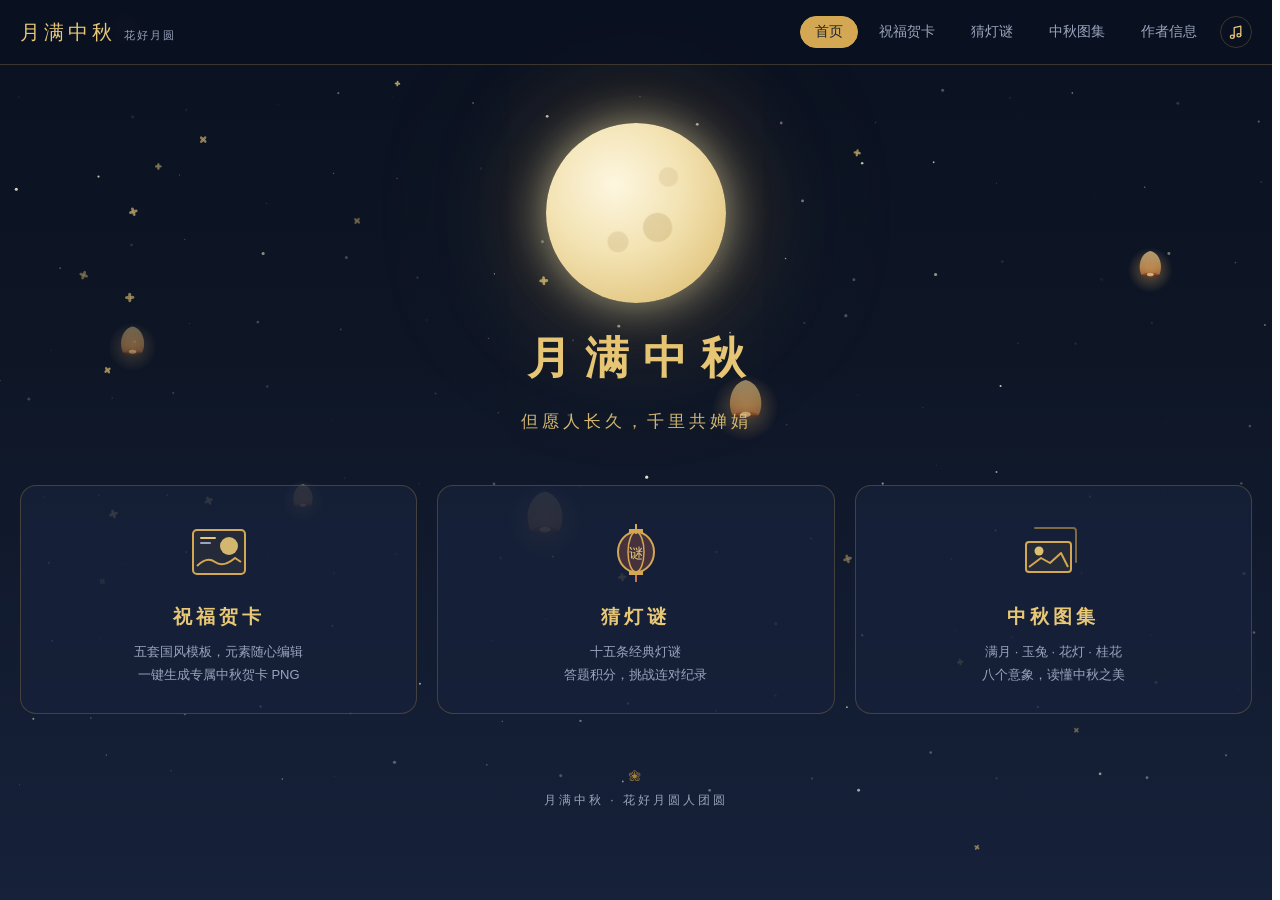
<file: index.html>
<!DOCTYPE html>
<html lang="zh-CN" data-page-node-id="j8eFAW3IHjDHjfotE6BeFP">
<head data-page-node-id="Hmis3vuNcE1bd3HUzEyCOe">
<meta charset="UTF-8" data-page-node-id="pCtXVQHDhdZIJXYkbXwkJA">
<meta name="viewport" content="width=device-width, initial-scale=1.0" data-page-node-id="tLlDvpDpunjJrs2x9HkjZE">
<title>月满中秋 · 首页</title>
<link rel="stylesheet" href="css/style.css?v=20260926-13" data-page-node-id="2xSQq0orC7kI9KuEJpBJjD">
<link rel="icon" href="assets/ico/favicon.ico?v=20260926-13" sizes="16x16 32x32 48x48">
<script src="js/bgm-boot.js?v=20260926-13"></script>
</head>
<body data-page-node-id="ViqwNFPLx4Zu09eUde3rIk">

<header class="site-header" data-page-node-id="dDHEzf1DcXCWVYiSCf1u1p">
  <div class="inner" data-page-node-id="f4y52obfFeFTPnwGokEtXD">
    <a class="brand" href="index.html?v=20260926-13" data-page-node-id="P3hCck4K0gO9OpH4c7iev5">月满中秋<small data-page-node-id="plk4XuqSKxr8Smyu2BgCct">花好月圆</small></a>
    <nav class="nav" data-page-node-id="tjCCRDLR31pedd6Ep4ExBG">
      <a href="index.html?v=20260926-13" class="active" data-page-node-id="9LtbQTEElTqSWlnL9jlgwu">首页</a>
      <a href="blessing.html?v=20260926-13" data-page-node-id="SC3z8pDZSUdwaqwyJiAyot">祝福贺卡</a>
      <a href="lantern.html?v=20260926-13" data-page-node-id="XEl5L51pQj7uXyvrIqWWPf">猜灯谜</a>
      <a href="gallery.html?v=20260926-13" data-page-node-id="4PBvFaTV4erEHBlwSgtvNc">中秋图集</a>
      <a href="author.html?v=20260926-13">作者信息</a>
    </nav>
  </div>
</header>

<main class="page" data-page-node-id="6qHOWtYOVQSYItMNeFrlew">

  <section class="hero" data-page-node-id="uunmk0FcCXA3aEHRZ0a2e3">
    <div class="hero-moon" data-page-node-id="dqBnxc8iFTo8g9Bms9aW92"></div>
    <h1 data-page-node-id="4yAzvAvszeFeevDRcPUCuN">月满中秋</h1>
    <p class="verse" data-page-node-id="g9GnkMjxyY3IY2wsXxMkdH">但愿人长久，千里共婵娟</p>
  </section>

  <section class="entry-grid" data-page-node-id="prMelXmUpFQgoXcYzKAJB7">

    <a class="entry-card" href="blessing.html?v=20260926-13" data-page-node-id="sWEmuDFgZOWqnA7dRC7GDy">
      <svg class="icon" viewBox="0 0 72 72" fill="none" data-page-node-id="VISURcrjYkZH2UgSaY5dAY">
        <rect x="10" y="14" width="52" height="44" rx="4" stroke="#d4a853" stroke-width="2" fill="rgba(212,168,83,0.08)" data-page-node-id="ugMCOhomLfpEdwq62P78lc"/>
        <circle cx="46" cy="30" r="9" fill="#e8c877" opacity="0.9" data-page-node-id="PKa4CVz8cyYMK9HfIDkWVy"/>
        <path d="M14 50 Q24 40 32 46 T52 42 L58 46" stroke="#d4a853" stroke-width="2" fill="none" data-page-node-id="cyMqh9hwnMG8DJ1sYtpsem"/>
        <path d="M18 22 h14" stroke="#e8c877" stroke-width="2" stroke-linecap="round" data-page-node-id="D9mnG8c9MDuIKafdCjRMF4"/>
        <path d="M18 27 h9" stroke="#9aa5bd" stroke-width="2" stroke-linecap="round" data-page-node-id="igjZI5nwwhpbsnmFb7QxbL"/>
      </svg>
      <h3 data-page-node-id="8ivrWCA3GfEWRW79APSDPK">祝福贺卡</h3>
      <p data-page-node-id="mGwEIfOe5pOAWIDjAchKbe">五套国风模板，元素随心编辑<br data-page-node-id="M9Xa5tnexFIHEnOtpKn5PN">一键生成专属中秋贺卡 PNG</p>
    </a>

    <a class="entry-card" href="lantern.html?v=20260926-13" data-page-node-id="9SxjU2H3xzQNFE28nwD8SA">
      <svg class="icon" viewBox="0 0 72 72" fill="none" data-page-node-id="TspxM6DJAOcxVh5dAhBz2L">
        <line x1="36" y1="8" x2="36" y2="18" stroke="#d4a853" stroke-width="2" data-page-node-id="QbD1ABcx7WSkuMOvw9vEu1"/>
        <ellipse cx="36" cy="36" rx="18" ry="20" fill="rgba(212,110,80,0.25)" stroke="#d4a853" stroke-width="2" data-page-node-id="EokL2W237WvW6TGRCtuKiS"/>
        <ellipse cx="36" cy="36" rx="8" ry="20" stroke="#d4a853" stroke-width="1.5" fill="none" data-page-node-id="SkgJtffQVKYNIuAo0pUC26"/>
        <rect x="29" y="13" width="14" height="4" fill="#d4a853" data-page-node-id="W5ENlqBgPfNBATA0eTXAlH"/>
        <rect x="29" y="55" width="14" height="4" fill="#d4a853" data-page-node-id="158MYA0S6luO1bS5TQgR3f"/>
        <line x1="36" y1="59" x2="36" y2="66" stroke="#d46e50" stroke-width="2" data-page-node-id="8E6anj6qDc2NNb2ZfmlktK"/>
        <text x="36" y="42" text-anchor="middle" font-size="14" fill="#e8c877" font-family="Georgia,serif" data-page-node-id="XAAIJ8Gr1GjY0icE61ZVND">谜</text>
      </svg>
      <h3 data-page-node-id="MAvH6UMELpipKMwB2j572X">猜灯谜</h3>
      <p data-page-node-id="rQr6rhiKNkUlK5LuTkrqGm">十五条经典灯谜<br data-page-node-id="0ENm0njW78nyCyGQfrpd0x">答题积分，挑战连对纪录</p>
    </a>

    <a class="entry-card" href="gallery.html?v=20260926-13" data-page-node-id="dSQvRFqOCdAQl2hir04HKt">
      <svg class="icon" viewBox="0 0 72 72" fill="none" data-page-node-id="AlPFEsa9fxPIPcXCMN7PLq">
        <path d="M18 12 H56 a3 3 0 0 1 3 3 V46" stroke="#d4a853" stroke-width="2" opacity="0.55" fill="none" stroke-linecap="round"/>
        <rect x="9" y="26" width="45" height="30" rx="3" fill="rgba(212,168,83,0.08)" stroke="#d4a853" stroke-width="2"/>
        <circle cx="22" cy="35" r="4.5" fill="#e8c877" opacity="0.95"/>
        <path d="M12 51 L24 42 L33 47 L44 37 L51 51" stroke="#d4a853" stroke-width="2" fill="none" stroke-linejoin="round"/>
      </svg>
      <h3 data-page-node-id="eWu659EaY0s52OVu4D8HKb">中秋图集</h3>
      <p data-page-node-id="6EjwKu1zqovETo1HDb5UqK">满月 · 玉兔 · 花灯 · 桂花<br data-page-node-id="mJMoedVB1cr2tBbMQX8K2L">八个意象，读懂中秋之美</p>
    </a>

  </section>

  <p class="footer" data-page-node-id="rdvDLB1HkxAeqHbV6OEIIR">月满中秋 · 花好月圆人团圆</p>

</main>

<script src="js/common.js?v=20260926-13"></script>
</body>
</html>
</file>
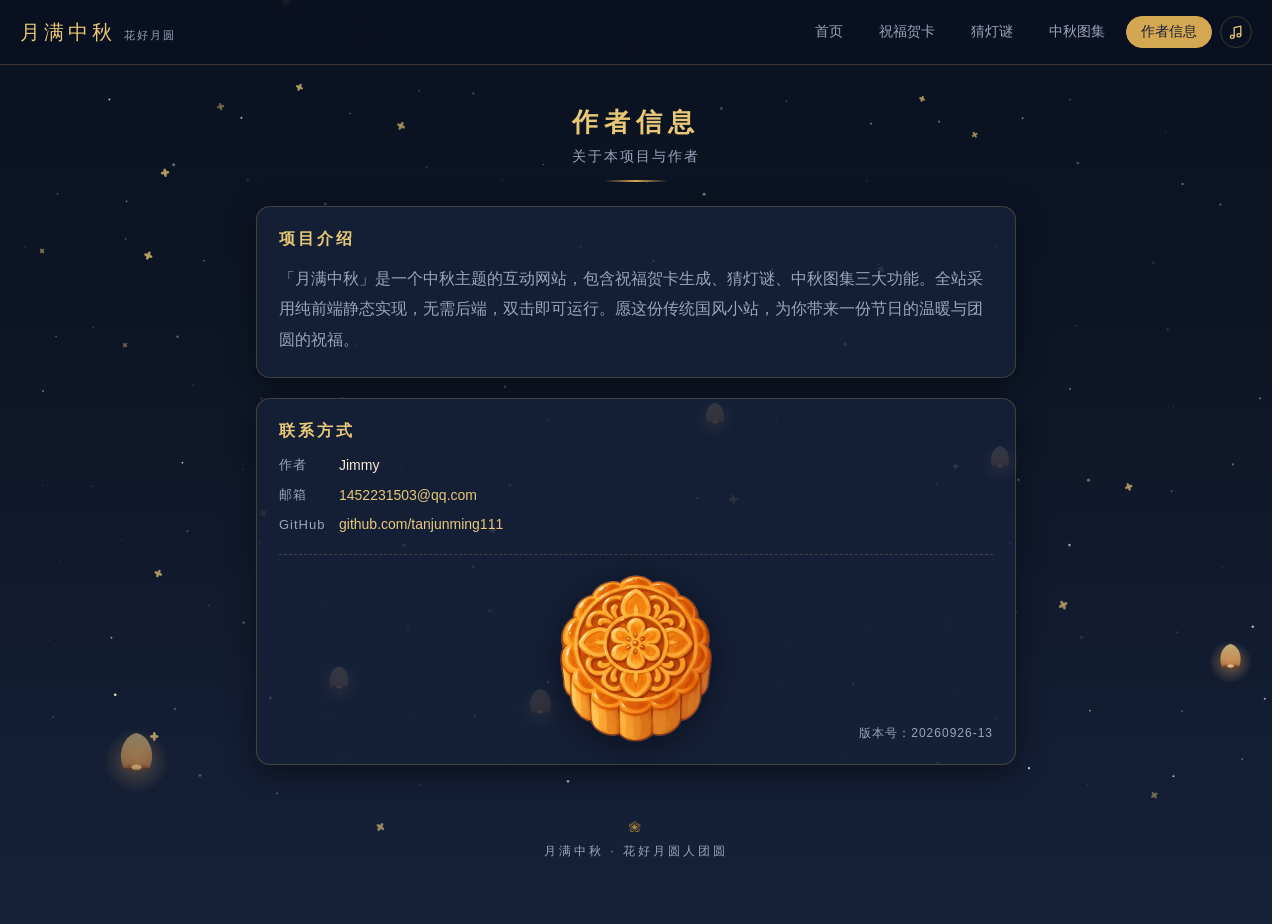
<file: author.html>
<!DOCTYPE html>
<html lang="zh-CN" data-page-node-id="T9tYrtr8VI8lDETCEAcI3D">
<head data-page-node-id="niPOloZri7JjBgZUuWhZis">
<meta charset="UTF-8" data-page-node-id="AzjHFTHZbBW0v6MkAA01Wq">
<meta name="viewport" content="width=device-width, initial-scale=1.0" data-page-node-id="O2vAcpOZkvlVAy5VznTDHW">
<title>作者信息 · 月满中秋</title>
<link rel="stylesheet" href="css/style.css?v=20260926-13" data-page-node-id="82IkPW65BGy0mOARU2FUTi">
<link rel="icon" href="assets/ico/favicon.ico?v=20260926-13" sizes="16x16 32x32 48x48">
<script src="js/bgm-boot.js?v=20260926-13"></script>
</head>
<body data-page-node-id="LRm99XBrcWnognXluHk4dx">

<header class="site-header" data-page-node-id="gzvGQze3sg1g1bQkFFHFF9">
  <div class="inner" data-page-node-id="jmoCfBlbZcI9HNzMBvwbg8">
    <a class="brand" href="index.html?v=20260926-13" data-page-node-id="bgVHcaht8fM399Y1GNfCCn">月满中秋<small data-page-node-id="Hdxm9RYx9xSADDgMZtyuKC">花好月圆</small></a>
    <nav class="nav" data-page-node-id="jWmEf2IXzFTQpRoGIFsbeK">
      <a href="index.html?v=20260926-13" data-page-node-id="0l6g5Qg3Wf0Hc90BRc56g2">首页</a>
      <a href="blessing.html?v=20260926-13" data-page-node-id="BtpunGa9WT5jELtFUlHft7">祝福贺卡</a>
      <a href="lantern.html?v=20260926-13" data-page-node-id="lfCApVTjt68yFjfPgYf2ZL">猜灯谜</a>
      <a href="gallery.html?v=20260926-13" data-page-node-id="r0o8wEVQKGwgrmwaziwFc6">中秋图集</a>
      <a href="author.html?v=20260926-13" class="active" data-page-node-id="HtKEBq5ESJufC5dSI6DUwa">作者信息</a>
    </nav>
  </div>
</header>

<main class="page" data-page-node-id="lvyD93cfxFOFLDJCDOyn9P">

  <div class="section-title" data-page-node-id="Br5LkY4MLdoM0XTWWAsM3s">
    <h2 data-page-node-id="rZJgBOXaJkOl38viBkRVjF">作者信息</h2>
    <p data-page-node-id="GppxZ79XLKjC6PVT5SWEUh">关于本项目与作者</p>
  </div>

  <div class="author-wrap" data-page-node-id="Xj6BOAGNfAt33xtNEbWur3">

    <div class="panel author-card" data-page-node-id="oz6n1V0DF8oDO9lAL9LC1E">
      <h3 data-page-node-id="iC5UOAqjhxfFUogpYmJE0b">项目介绍</h3>
      <p class="muted" style="line-height:1.9" data-page-node-id="T32fXqH2QGQuZPEHTFHwmQ">「月满中秋」是一个中秋主题的互动网站，包含祝福贺卡生成、猜灯谜、中秋图集三大功能。全站采用纯前端静态实现，无需后端，双击即可运行。愿这份传统国风小站，为你带来一份节日的温暖与团圆的祝福。</p>
    </div>

    <div class="panel author-card" data-page-node-id="PyU6yG8tbLaw7Su3Gvavp3">
      <h3 data-page-node-id="a369d4BEkWNpViKRlVEAuI">联系方式</h3>
      <p class="author-line" data-page-node-id="fnCz4H0DtLIvxpUo5bhJY1"><span class="author-label" data-page-node-id="LscfzALsmx3rzMIHGnZV7G">作者</span><span data-page-node-id="yJ4UNzmBctz5QrWwO1qPqp">Jimmy</span></p>
      <p class="author-line" data-page-node-id="1MS77051XbWDCDtPLmONqd"><span class="author-label" data-page-node-id="G3IEaPsBdZMP9DD7pIyg1W">邮箱</span><a href="mailto:1452231503@qq.com" data-page-node-id="NNR6WDqKzLIlDW0YgqZsGb">1452231503@qq.com</a></p>
      <p class="author-line" data-page-node-id="lT4GsMAg2E9BRtfYxUlpF1"><span class="author-label" data-page-node-id="ziOtvlnCAo1VitE52iFBhC">GitHub</span><a href="https://github.com/tanjunming111" target="_blank" rel="noopener" data-page-node-id="ajcrxRDGNUDnBYSnXTwz7F">github.com/tanjunming111</a></p>

      <!-- 动画风格月饼图案（来自 assets/picture/mooncake-cut.png，已去除白色背景）
           右下角标出版本号（右对齐到卡片右边缘），便于核对线上是否为最新部署 -->
      <div class="mooncake-art" data-page-node-id="NVlCGZeNnSTEYb0jZGZlkY">
        <img src="assets/picture/mooncake-cut.png?v=20260926-13" alt="" aria-hidden="true" data-page-node-id="U6vKrszElNMqnL0pedxgHn">
        <span class="site-version" data-site-version>版本号：20260926-13</span>
      </div>
    </div>

  </div>

  <p class="footer" data-page-node-id="cqeQGpXU3Ss9bBtyHW1Nfn">月满中秋 · 花好月圆人团圆</p>

</main>

<script src="js/common.js?v=20260926-13"></script>
</body>
</html>
</file>
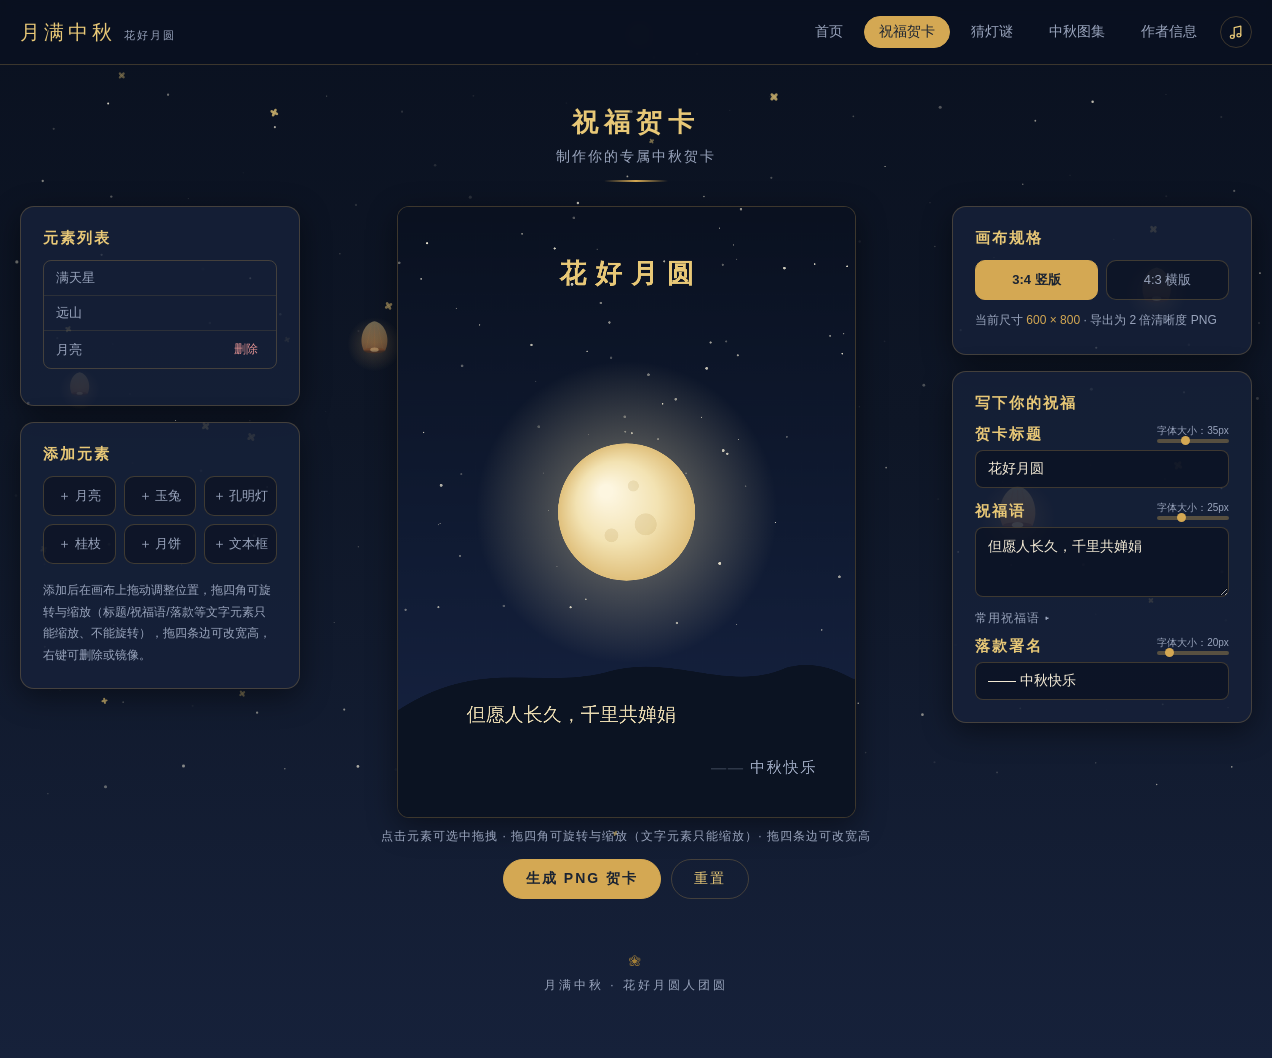
<file: blessing.html>
<!DOCTYPE html>
<html lang="zh-CN" data-page-node-id="3h88JChfhMQ4BBlVQsgGD7">
<head data-page-node-id="hC2g83YVe4f9oVetXScjHq">
<meta charset="UTF-8" data-page-node-id="I1jeVkH3c58Dd7ChlEeKBA">
<meta name="viewport" content="width=device-width, initial-scale=1.0" data-page-node-id="azUtUPHYSvwx0g4Bx9Elmp">
<title>祝福贺卡 · 月满中秋</title>
<link rel="stylesheet" href="css/style.css?v=20260926-13" data-page-node-id="HXGr5exn2I2HJHhvOwn9tv">
<link rel="icon" href="assets/ico/favicon.ico?v=20260926-13" sizes="16x16 32x32 48x48">
<script src="js/bgm-boot.js?v=20260926-13"></script>
</head>
<body data-page-node-id="fwTvQyLOcHiBCGN8ZJMib7">

<header class="site-header" data-page-node-id="cWn8gryHdjN5ICfnqNrjtU">
  <div class="inner" data-page-node-id="WfTb4FA1QJ2M6Qp4VBDrdS">
    <a class="brand" href="index.html?v=20260926-13" data-page-node-id="7HB7x5L3mMI5zqnwT5funx">月满中秋<small data-page-node-id="tzfncKfIS5E1bWy6CThJpB">花好月圆</small></a>
    <nav class="nav" data-page-node-id="HAxA39lN75kYOeNzad1kJG">
      <a href="index.html?v=20260926-13" data-page-node-id="xNr85wbgGMrLszSkWuv9QU">首页</a>
      <a href="blessing.html?v=20260926-13" class="active" data-page-node-id="enMK6mc20kqT5oTDZLnfcl">祝福贺卡</a>
      <a href="lantern.html?v=20260926-13" data-page-node-id="owxgJz0sPrzJJUA9YdGWDG">猜灯谜</a>
      <a href="gallery.html?v=20260926-13" data-page-node-id="NRwuJUZaxLyGvKFhUR6h2L">中秋图集</a>
      <a href="author.html?v=20260926-13">作者信息</a>
    </nav>
  </div>
</header>

<main class="page" data-page-node-id="n6T2UnS4RnEXE8f61sTfCb">

  <div class="section-title" data-page-node-id="6gSyEfYBofrrnmZUwGAbpt">
    <h2 data-page-node-id="l3BJxfabhfbDDLAAEqD7UE">祝福贺卡</h2>
    <p>制作你的专属中秋贺卡</p>
  </div>

  <div class="editor-wrap" data-page-node-id="oehZJIZCIiaGdIJxs5khfj">

    <!-- 左列：元素列表 + 添加元素 -->
    <div>
      <div class="panel" style="margin-bottom:16px" data-page-node-id="6Ophfh1h68rZH68XqbLIOs">
        <h3 style="font-size:15px;margin-bottom:12px;letter-spacing:2px;" data-page-node-id="HE4Dj6zZkLorVSB7qKaTAW">元素列表</h3>
        <div class="el-list" id="elList" data-page-node-id="2Apq7jK0TLtbkNMpaVT2jd"></div>
      </div>

      <div class="panel" style="margin-bottom:16px" data-page-node-id="R1boH6XQDbV4QpmszAqWfT">
        <h3 style="font-size:15px;margin-bottom:12px;letter-spacing:2px;" data-page-node-id="hyCfvis9Y9CLcPZMArSEY7">添加元素</h3>
        <div class="tpl-bar" id="paletteBar" data-page-node-id="a527nfTWmaHx4Nvp3rGlOM">
          <button class="tpl-btn" data-add="moon" data-page-node-id="2qbQy2tcTW3y8FaGI3DYHO">＋ 月亮</button>
          <button class="tpl-btn" data-add="rabbit" data-page-node-id="8EvlL7ws7TGDrsJBBJg6C3">＋ 玉兔</button>
          <button class="tpl-btn" data-add="skylantern" data-page-node-id="kMxI1fSwwoR2izFWWlNuVS">＋ 孔明灯</button>
          <button class="tpl-btn" data-add="branch" data-page-node-id="s8aycGCTdPISJehA7WPjBW">＋ 桂枝</button>
          <button class="tpl-btn" data-add="mooncake" data-page-node-id="Q2oBawKFo7ImixZ2dfjcLE">＋ 月饼</button>
          <button class="tpl-btn" data-add="textbox">＋ 文本框</button>
        </div>
        <p class="muted" style="font-size:12px;line-height:1.8;margin-top:4px" data-page-node-id="G6IzfKLuhK66lfPoAQXg9G">添加后在画布上拖动调整位置，拖四角可旋转与缩放（标题/祝福语/落款等文字元素只能缩放、不能旋转），拖四条边可改宽高，右键可删除或镜像。</p>
      </div>
    </div>

    <!-- 中列：画布 -->
    <div class="editor-col-canvas">
      <div class="canvas-box" data-page-node-id="IsvnmoY8W8IM85Rh5Y0IxH">
        <canvas id="cardCanvas" data-page-node-id="2Qs44dt7Dra04XbfSatOld"></canvas>
        <p class="canvas-tip" data-page-node-id="KQEk3slA5QG7GMunCK8R6Y">点击元素可选中拖拽 · 拖四角可旋转与缩放（文字元素只能缩放）· 拖四条边可改宽高</p>
        <div class="canvas-actions" data-page-node-id="rTbrrk3XRnH0beoVNsfEBc">
          <button class="btn btn-gold" id="btnExport" data-page-node-id="tcMSGHgs1MRJOIzgfChxLD">生成 PNG 贺卡</button>
          <button class="btn" id="btnReset" data-page-node-id="Nl96H7T3zo7BuHjG3Lq3bM">重置</button>
        </div>
      </div>
    </div>

    <!-- 右列：画布规格 + 写下祝福 -->
    <div data-page-node-id="oUgoXfhqhgBpQ40lnuxXg4">

      <div class="panel" style="margin-bottom:16px" data-page-node-id="C70QFonuhjSGNGd8YCtbW5">
        <h3 style="font-size:15px;margin-bottom:12px;letter-spacing:2px;" data-page-node-id="hdUomFESDWuCGoD9CnBHnn">画布规格</h3>
        <div class="tpl-bar" id="ratioBar" style="margin-bottom:10px" data-page-node-id="OVRcmQ8wcCAmXHNQdzwjfq">
          <button class="tpl-btn active" data-ratio="3:4" data-page-node-id="WrdcL1OfSy6lXR3uPFEKM9">3:4 竖版</button>
          <button class="tpl-btn" data-ratio="4:3" data-page-node-id="ZFD7BmTH93TnMPHxkVoG0n">4:3 横版</button>
        </div>
        <p class="muted" style="font-size:12px;line-height:1.8;margin:0">当前尺寸 <span id="sizeVal" style="color:var(--gold)">600 × 800</span> · 导出为 2 倍清晰度 PNG</p>
      </div>

      <div class="panel" style="margin-bottom:16px" data-page-node-id="4TFFVS2c6Hnc09QbL5uqaV">
        <h3 style="font-size:15px;margin-bottom:12px;letter-spacing:2px;" data-page-node-id="71wiNin3gcF3onEK2xnlge">写下你的祝福</h3>
        <label class="field" data-page-node-id="0mmI7VRRKRctBMgFlow9UX">
          <div class="field-head"><span class="field-label" data-page-node-id="cddjoTP0TKAUa94SdQTiNm">贺卡标题</span>
            <span class="size-ctrl">
              <span class="size-val" id="quickTitleSizeVal">字体大小：35px</span>
              <input type="range" id="quickTitleSize" min="12" max="72" step="1" title="标题字体大小">
            </span>
          </div>
          <input type="text" id="quickTitle" placeholder="如：花好月圆" data-page-node-id="zFCUDH1DYfV6KNfcB36MS2">
        </label>
        <label class="field" style="margin-bottom:10px" data-page-node-id="bGfGXTu1m5ScUUdpTnCUs3">
          <div class="field-head"><span class="field-label" data-page-node-id="toMVVnw0Gk7ZvCkxGEgmq2">祝福语</span>
            <span class="size-ctrl">
              <span class="size-val" id="quickBlessSizeVal">字体大小：25px</span>
              <input type="range" id="quickBlessSize" min="14" max="48" step="1" title="祝福语字体大小">
            </span>
          </div>
          <textarea id="quickBless" rows="3" placeholder="写下想对TA说的话"></textarea>
        </label>
        <div id="presetToggle" style="cursor:pointer;user-select:none;font-size:12px;color:var(--muted);margin-bottom:10px;letter-spacing:1px" data-page-node-id="vCGPHuiANGpqMc7wUmIth0">常用祝福语 <span id="presetArrow" data-page-node-id="zSHjDms5Dq9h5FfRWXpwX4">▸</span></div>
        <div class="preset-list" id="quickPreset" style="display:none;margin-bottom:12px" data-page-node-id="SkEG5XzGdwIavpkvOhGdYy"></div>
        <label class="field" style="margin-bottom:0" data-page-node-id="h1j6mwwJfPQq7mbRqXpZUI">
          <div class="field-head"><span class="field-label" data-page-node-id="TmJiMYqmUFYweJIJ4uWu8h">落款署名</span>
            <span class="size-ctrl">
              <span class="size-val" id="quickSignSizeVal">字体大小：20px</span>
              <input type="range" id="quickSignSize" min="12" max="72" step="1" title="落款字体大小">
            </span>
          </div>
          <input type="text" id="quickSign" placeholder="如：—— 你的名字" data-page-node-id="NtfOfdPGrsCUsMwATCerPS">
        </label>
      </div>

    </div>

  </div>

  <p class="footer" data-page-node-id="kcrP8dHnoQGellfc8tXXJN">月满中秋 · 花好月圆人团圆</p>

</main>

<script src="js/data.js?v=20260926-13"></script>
<script src="js/rabbit-data.js?v=20260926-13"></script>
<script src="js/mooncake-data.js?v=20260926-13"></script>
<script src="js/common.js?v=20260926-13"></script>
<script src="js/blessing.js?v=20260926-13"></script>
</body>
</html>
</file>
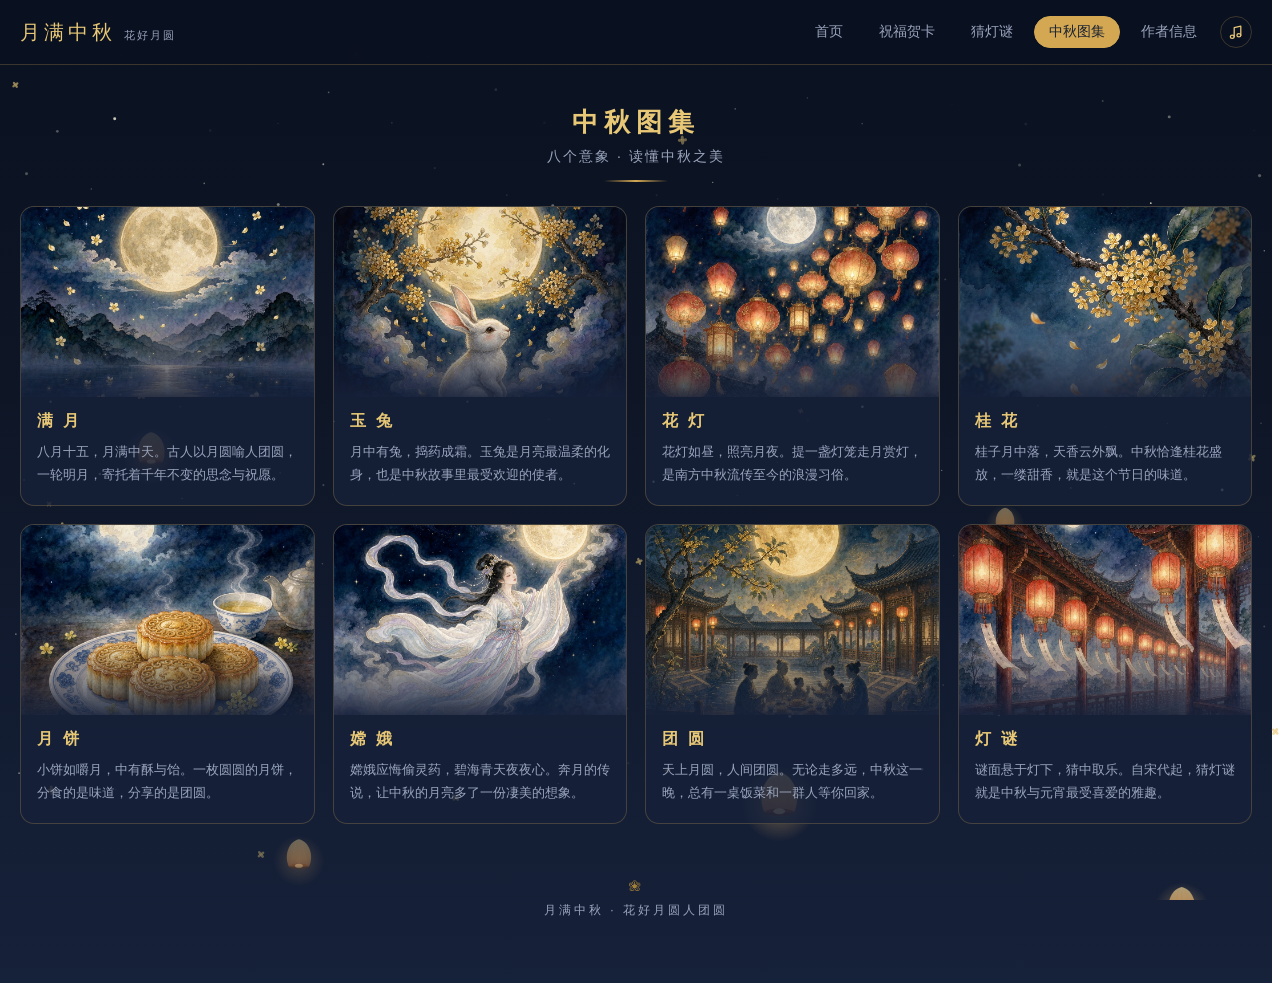
<file: gallery.html>
<!DOCTYPE html>
<html lang="zh-CN" data-page-node-id="VBDZHNT4xHUoQH2baJSMII">
<head data-page-node-id="E4aNCG3jUJaYwGbjxxr697">
<meta charset="UTF-8" data-page-node-id="9kcZJBNCOemmENWC9VQKaY">
<meta name="viewport" content="width=device-width, initial-scale=1.0" data-page-node-id="OL2eSpvQiv7ExjwV7acaSg">
<title>中秋图集 · 月满中秋</title>
<link rel="stylesheet" href="css/style.css?v=20260926-13" data-page-node-id="Hjal9lkHlDV8O3srXODUf5">
<link rel="icon" href="assets/ico/favicon.ico?v=20260926-13" sizes="16x16 32x32 48x48">
<script src="js/bgm-boot.js?v=20260926-13"></script>
</head>
<body data-page-node-id="DsPd6NrD3NEwMiHgtzKtEq">

<header class="site-header" data-page-node-id="63l7O0dwKGOvx5V7qFoStt">
  <div class="inner" data-page-node-id="12yhFPB6IaiaRxfEAyPU0C">
    <a class="brand" href="index.html?v=20260926-13" data-page-node-id="mPiTSAfFdLoHOhitXZPsyk">月满中秋<small data-page-node-id="NBvzn5q73pdFpaEDgPbQbJ">花好月圆</small></a>
    <nav class="nav" data-page-node-id="ERDn7iKiKC5oFQYEGehuPA">
      <a href="index.html?v=20260926-13" data-page-node-id="o2ABvreEWgI3Cf9oq5Ynsp">首页</a>
      <a href="blessing.html?v=20260926-13" data-page-node-id="pdCD93DPKWi2Nk7NADeRka">祝福贺卡</a>
      <a href="lantern.html?v=20260926-13" data-page-node-id="Meb1oBnxMBrkGAh4e8Xhet">猜灯谜</a>
      <a href="gallery.html?v=20260926-13" class="active" data-page-node-id="pIQODpgBDOUyWUGUrMDwC3">中秋图集</a>
      <a href="author.html?v=20260926-13">作者信息</a>
    </nav>
  </div>
</header>

<main class="page" data-page-node-id="rCQTPWpfgopDmSY5G0pDre">

  <div class="section-title" data-page-node-id="y1VnhWa4zXRFkIuHPdgsHQ">
    <h2 data-page-node-id="xsP3LwUNC4j0vebEiVqrPH">中秋图集</h2>
    <p data-page-node-id="QO955rX9eI0EqSYJ2CwbSx">八个意象 · 读懂中秋之美</p>
  </div>

  <div class="gallery-grid" data-page-node-id="9qDHSx6KeErkwwTdllGxRE">

    <div class="g-card" data-page-node-id="xrnoCMEvAe2gXOCQUg8VXQ">
      <div class="art" data-page-node-id="qdhZLVoWjdp58itQ61KS2B"><img src="assets/gallery/moon.webp?v=20260926-13" alt="满月" loading="lazy" data-page-node-id="IV1hHeDPNXdDERj5ouBi4G"></div>
      <div class="txt" data-page-node-id="vzSd2BJDkxCGL0D5f9eAAn">
        <h3 data-page-node-id="F3doIR2eANhCZtPxBUwovy">满 月</h3>
        <p data-page-node-id="BUC7XQE9sDDGU4eoBXlumQ">八月十五，月满中天。古人以月圆喻人团圆，一轮明月，寄托着千年不变的思念与祝愿。</p>
      </div>
    </div>

    <div class="g-card" data-page-node-id="YNgFC1crjEcDHAfFCHkhKN">
      <div class="art" data-page-node-id="EuxXOXSnmzT2TlfS1eLZGp"><img src="assets/gallery/rabbit.webp?v=20260926-13" alt="玉兔" loading="lazy" data-page-node-id="uXXLXyE3JZiFUThy9K61Sa"></div>
      <div class="txt" data-page-node-id="nlGnZzb2BYt083u5CDOO1h">
        <h3 data-page-node-id="YGFfyWemyrcaplHLTwDXKE">玉 兔</h3>
        <p data-page-node-id="pJJKQDJGO4xD4o7yzrzOCW">月中有兔，捣药成霜。玉兔是月亮最温柔的化身，也是中秋故事里最受欢迎的使者。</p>
      </div>
    </div>

    <div class="g-card" data-page-node-id="4xWW6M5W6O64BhEzS4IQIm">
      <div class="art" data-page-node-id="fKElFoIAcWwfo5UucOGnIe"><img src="assets/gallery/lantern.webp?v=20260926-13" alt="花灯" loading="lazy" data-page-node-id="oX9NyzxvSUl0imiCSvkFHG"></div>
      <div class="txt" data-page-node-id="OuhlcsqfctNJuMOt1c3yLE">
        <h3 data-page-node-id="qQWcFRGTIEhJUk7y9RKmVj">花 灯</h3>
        <p data-page-node-id="UzhxshLLikhNUOg8kPmCXR">花灯如昼，照亮月夜。提一盏灯笼走月赏灯，是南方中秋流传至今的浪漫习俗。</p>
      </div>
    </div>

    <div class="g-card" data-page-node-id="z57geEw7j9ycWIZRYs09qW">
      <div class="art" data-page-node-id="DwVRbNK7LFmIMcuZ0QRNCc"><img src="assets/gallery/osmanthus.webp?v=20260926-13" alt="桂花" loading="lazy" data-page-node-id="sVbqmTcoGxyTrcGVFNDMs0"></div>
      <div class="txt" data-page-node-id="bqXR5JlvRogIoFc8hjIX24">
        <h3 data-page-node-id="ornq4v19haxlfpUGodVYQ3">桂 花</h3>
        <p data-page-node-id="dLSGDCDY0O74TJEnz4QYG5">桂子月中落，天香云外飘。中秋恰逢桂花盛放，一缕甜香，就是这个节日的味道。</p>
      </div>
    </div>

    <div class="g-card" data-page-node-id="j2Kqo5DcFg4XRqQqbK7eA7">
      <div class="art" data-page-node-id="TIJXPWAPKTehIVcJLIL2mz"><img src="assets/gallery/mooncake.webp?v=20260926-13" alt="月饼" loading="lazy" data-page-node-id="I0lI25LzaGVAIOyfi38QDE"></div>
      <div class="txt" data-page-node-id="TB4nqXWuJLeMRTsni1bmth">
        <h3 data-page-node-id="OQC6AbWe7qRCRY4XEcB8du">月 饼</h3>
        <p data-page-node-id="SQpdFFUfPRvwBnpQbAww3p">小饼如嚼月，中有酥与饴。一枚圆圆的月饼，分食的是味道，分享的是团圆。</p>
      </div>
    </div>

    <div class="g-card" data-page-node-id="hBdrih2zuq50MGO4602YsU">
      <div class="art" data-page-node-id="MHCrtXrjmCsXfa2OZlKtHa"><img src="assets/gallery/change.webp?v=20260926-13" alt="嫦娥" loading="lazy" data-page-node-id="18uMk4emWqO5ps14aE9qsE"></div>
      <div class="txt" data-page-node-id="STenfdtZ1B4XStbsAUjygy">
        <h3 data-page-node-id="4Wc3uCTb5q597DtUlzYacQ">嫦 娥</h3>
        <p data-page-node-id="Vp7mkARU4AgWSnYbz6Yxgj">嫦娥应悔偷灵药，碧海青天夜夜心。奔月的传说，让中秋的月亮多了一份凄美的想象。</p>
      </div>
    </div>

    <div class="g-card" data-page-node-id="UwI7zq74Qju7qcRdKVYDne">
      <div class="art" data-page-node-id="eDzdASHCH0NvamO3FxUKSc"><img src="assets/gallery/reunion.webp?v=20260926-13" alt="团圆" loading="lazy" data-page-node-id="eSMHZdj8plSdZuFibKDPC8"></div>
      <div class="txt" data-page-node-id="58mJV6Hs3RncXXHUmRYFqz">
        <h3 data-page-node-id="oB1Say4VJPmRf4DolWCb5A">团 圆</h3>
        <p data-page-node-id="tEfab7eFmm8OUduvQjPYzU">天上月圆，人间团圆。无论走多远，中秋这一晚，总有一桌饭菜和一群人等你回家。</p>
      </div>
    </div>

    <div class="g-card" data-page-node-id="djV5d8lH1QVBBWMbKb4fUJ">
      <div class="art" data-page-node-id="KYQ6a2beGvWqYA3FjwVck7"><img src="assets/gallery/riddle.webp?v=20260926-13" alt="灯谜" loading="lazy" data-page-node-id="LIPGpfGe6d8bRvPxhkB2nT"></div>
      <div class="txt" data-page-node-id="8quhiXfxNgPFGtEAzyyei3">
        <h3 data-page-node-id="cEFQdp8xuVsXu7UvPykbQm">灯 谜</h3>
        <p data-page-node-id="Nqoj9US8A59Mg2Irrx0fUk">谜面悬于灯下，猜中取乐。自宋代起，猜灯谜就是中秋与元宵最受喜爱的雅趣。</p>
      </div>
    </div>

  </div>

  <p class="footer" data-page-node-id="FCvHvBAYGL7jtq0JlXWyrE">月满中秋 · 花好月圆人团圆</p>

</main>

<script src="js/common.js?v=20260926-13"></script>
</body>
</html>
</file>
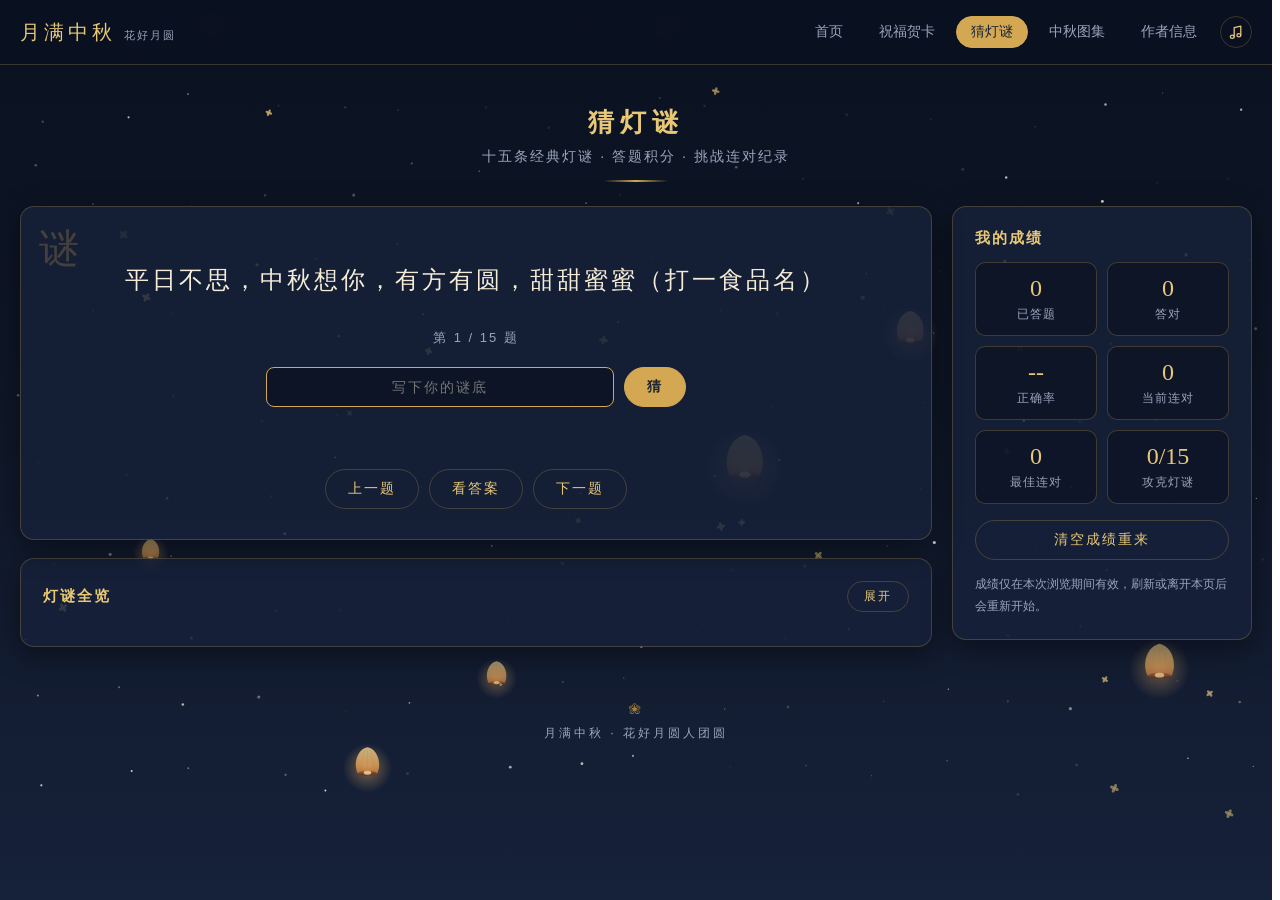
<file: lantern.html>
<!DOCTYPE html>
<html lang="zh-CN" data-page-node-id="0ZCLCa8EBSGep3DUduFP9m">
<head data-page-node-id="y7RusF6v63JTPIiNY8V0TK">
<meta charset="UTF-8" data-page-node-id="qAhwijYECdyXwqGX0kAWaS">
<meta name="viewport" content="width=device-width, initial-scale=1.0" data-page-node-id="n0hiWvgN3YIfoKsPA6fodG">
<title>猜灯谜 · 月满中秋</title>
<link rel="stylesheet" href="css/style.css?v=20260926-13" data-page-node-id="vBz3s2R0rVktGV6TU6vvCJ">
<link rel="icon" href="assets/ico/favicon.ico?v=20260926-13" sizes="16x16 32x32 48x48">
<script src="js/bgm-boot.js?v=20260926-13"></script>
</head>
<body data-page-node-id="KThS33scrHObKnieed8o2g">

<header class="site-header" data-page-node-id="g3vVFdwwWh0rScPOlYZwuX">
  <div class="inner" data-page-node-id="MhG7hT3XIxH8EEUTB4iBQH">
    <a class="brand" href="index.html?v=20260926-13" data-page-node-id="JuyO8p6JHImFnvKAiDigGA">月满中秋<small data-page-node-id="zUjcHPVq3yRbcxGlfAJOct">花好月圆</small></a>
    <nav class="nav" data-page-node-id="wVDUdLejC7jArl9jpTb06O">
      <a href="index.html?v=20260926-13" data-page-node-id="QSmatrjRMKLfoBNqIUxudb">首页</a>
      <a href="blessing.html?v=20260926-13" data-page-node-id="CjcrouZ5E0xO0UGhEt9coY">祝福贺卡</a>
      <a href="lantern.html?v=20260926-13" class="active" data-page-node-id="fesdgwUZ7q920wpazfoOMe">猜灯谜</a>
      <a href="gallery.html?v=20260926-13" data-page-node-id="Ufdeu4A8vA6CEEujUTj3N6">中秋图集</a>
      <a href="author.html?v=20260926-13">作者信息</a>
    </nav>
  </div>
</header>

<main class="page" data-page-node-id="WZxxWEdTVGmbAoAHmMbWlJ">

  <div class="section-title" data-page-node-id="6p4gs0Ff4Wa2OPyA7fJRyY">
    <h2 data-page-node-id="JMcEO7DYk51HJWoS2NibU7">猜灯谜</h2>
    <p data-page-node-id="TZlJptmHTsSESeq6AXHAHU">十五条经典灯谜 · 答题积分 · 挑战连对纪录</p>
  </div>

  <div class="lantern-layout" data-page-node-id="jcXanYGOAFALNdZEF8DYqf">

    <!-- 答题区 -->
    <div data-page-node-id="6AijiAhG27jn4I2UYlNkc1">
      <div class="panel riddle-card" data-page-node-id="uhWLg3pYNpffQx1ntKUQDs">
        <div class="riddle-q" id="riddleQ" data-page-node-id="iDC6CBHOtM1BsfnnzWeDKl">加载中……</div>
        <div class="riddle-meta" id="riddleMeta" data-page-node-id="iBRZEEdlCAihChDfSznyyL"></div>
        <div class="riddle-form" data-page-node-id="OLoUvX9V8jbHiUBvrQVryh">
          <input type="text" id="riddleInput" placeholder="写下你的谜底" autocomplete="off" data-page-node-id="0LAdHS0av2lYIA3oTJ6rGh">
          <button class="btn btn-gold" id="btnSubmit" data-page-node-id="LGnIU0nKnlAbQkckCKVYOk">猜</button>
        </div>
        <div class="riddle-feedback" id="riddleFeedback" data-page-node-id="O6E63BspuommzzuyY7hijF"></div>
        <div class="riddle-ops" data-page-node-id="2u5uVz5N5MnlCQt2uEkSWB">
          <button class="btn" id="btnPrev">上一题</button>
          <button class="btn" id="btnReveal" data-page-node-id="3oxU0vug8oWDKh8ET2uj0b">看答案</button>
          <button class="btn" id="btnNext" data-page-node-id="mq6ZJqWivXFMwLQBUzPWaj">下一题</button>
        </div>
      </div>

      <div class="panel" style="margin-top:18px" data-page-node-id="qmAMwBVWtcPGf7HKpzRUfH">
        <div style="display:flex;justify-content:space-between;align-items:center;margin-bottom:12px" data-page-node-id="HpyGW86k6g8IVh89woR3nD">
          <h3 style="font-size:15px;letter-spacing:2px;" data-page-node-id="OXyLtBenhE4H8hHz9DeUOW">灯谜全览</h3>
          <button class="btn" id="btnToggleAll" style="padding:6px 16px;font-size:12px" data-page-node-id="cpJz5m0MrJjlA9Tg4zfapE">展开</button>
        </div>
        <div class="riddle-all" id="riddleAll" style="display:none" data-page-node-id="u1UNT4fphHhfJv3i8ZR6Lz"></div>
      </div>
    </div>

    <!-- 成绩区 -->
    <div class="panel" data-page-node-id="hDTNpTrsmsgNESAYRp3k9V">
      <h3 style="font-size:15px;margin-bottom:14px;letter-spacing:2px;" data-page-node-id="JgMRztUXO2F48QLfxNOOcW">我的成绩</h3>
      <div class="stat-grid" data-page-node-id="yLxqsUgSbaaKarjq07i7RY">
        <div class="stat-cell" data-page-node-id="Bg6rHka3BNdkkQigtrIIXD"><div class="num" id="stAnswered" data-page-node-id="qXCfT7pTcpCTWKHQG1KpoI">0</div><div class="lbl" data-page-node-id="qCRZoGN2npVU8MmUiJEt0r">已答题</div></div>
        <div class="stat-cell" data-page-node-id="0371LLaLWmETP4U2ZC0uX4"><div class="num" id="stCorrect" data-page-node-id="GWLPzPSaSaFPTk680gs6yu">0</div><div class="lbl" data-page-node-id="uugpGAoNEnRSt7SXeGmEWM">答对</div></div>
        <div class="stat-cell" data-page-node-id="ajGC0dMoMu6ubFocsR0YUN"><div class="num" id="stRate" data-page-node-id="Bu31oWLO9frK6LQlUSdtKF">--</div><div class="lbl" data-page-node-id="ymZujbUslYgAaPGPPnKmyC">正确率</div></div>
        <div class="stat-cell" data-page-node-id="57XvfxHwnWmdqYODES1wjX"><div class="num" id="stStreak" data-page-node-id="2bypUfz7YH8KxzaRO9TrYp">0</div><div class="lbl" data-page-node-id="GMBYJx9QGjaYR5cVLTrk7f">当前连对</div></div>
        <div class="stat-cell" data-page-node-id="Jag0cJVty3uHuJZFdZdKwC"><div class="num" id="stBest" data-page-node-id="fE16Hz0nqYw3eyW9ybqCAd">0</div><div class="lbl" data-page-node-id="pVkYyTqHA0sNDLy1khYrlq">最佳连对</div></div>
        <div class="stat-cell" data-page-node-id="x7m0vMaj8QlNESU6Jx9chK"><div class="num" id="stProgress" data-page-node-id="DyC8iW4JihE4kDZY04m62v">0/25</div><div class="lbl" data-page-node-id="mJcqCdEX1xo53KCOcfaGPM">攻克灯谜</div></div>
      </div>
      <button class="btn" id="btnResetStat" style="width:100%" data-page-node-id="bBCl6ieiVAlyFIo2whgZuZ">清空成绩重来</button>
      <p class="muted" style="font-size:12px;margin-top:14px;line-height:1.8" data-page-node-id="uQKfr5yEGiwLWP76h3cgcU">
        成绩仅在本次浏览期间有效，刷新或离开本页后会重新开始。
      </p>
    </div>

  </div>

  <p class="footer" data-page-node-id="Jc1slIUsrw1EDpLkm52WHb">月满中秋 · 花好月圆人团圆</p>

</main>

<script src="js/data.js?v=20260926-13"></script>
<script src="js/common.js?v=20260926-13"></script>
<script src="js/lantern.js?v=20260926-13"></script>
</body>
</html>
</file>
<file: css/style.css>
/* ========== 中秋 · 传统国风共享样式 ========== */
:root {
  --bg: #0e1626;
  --bg-2: #16213a;
  --bg-3: #1d2a47;
  --gold: #d4a853;
  --gold-2: #e8c877;
  --gold-dim: #a37f38;
  --ink: #f5ecd7;
  --muted: #9aa5bd;
  --line: rgba(212, 168, 83, 0.25);
  --panel: rgba(22, 33, 58, 0.82);
  --shadow: 0 8px 30px rgba(0, 0, 0, 0.45);
  --serif: Georgia, "STZhongsong", "SimSun", serif;
}

* { margin: 0; padding: 0; box-sizing: border-box; }

html { scrollbar-gutter: stable; overflow-y: scroll; }

html, body { min-height: 100%; }

body {
  background: linear-gradient(180deg, #0a1120 0%, var(--bg) 40%, var(--bg-2) 100%);
  color: var(--ink);
  font-family: "Microsoft YaHei", "PingFang SC", sans-serif;
  overflow-x: hidden;
}

/* 背景动画画布 */
#sky {
  position: fixed;
  inset: 0;
  width: 100%;
  height: 100%;
  z-index: 0;
  pointer-events: none;
}

.page {
  position: relative;
  z-index: 1;
  max-width: 1280px;
  margin: 0 auto;
  padding: 0 20px 64px;
}

/* ---------- 顶部导航 ---------- */
.site-header {
  position: sticky;
  top: 0;
  z-index: 10;
  backdrop-filter: blur(8px);
  -webkit-backdrop-filter: blur(8px);
  background: rgba(10, 17, 32, 0.75);
  border-bottom: 1px solid var(--line);
}
.site-header .inner {
  max-width: 1280px;
  min-height: 64px;              /* 原来是 height:64px —— 改成 min-height，窄屏导航换行时页头跟着变高，
                                    否则挤在页头外的 BGM 按钮会盖住正文 */
  margin: 0 auto;
  padding: 8px 20px;
  display: flex;
  align-items: center;
  justify-content: space-between;
  gap: 12px;
  flex-wrap: wrap;
}
.brand {
  font-family: var(--serif);
  font-size: 20px;
  letter-spacing: 4px;
  color: var(--gold-2);
  text-decoration: none;
}
.brand small { font-size: 11px; color: var(--muted); letter-spacing: 2px; margin-left: 8px; }
.nav { display: flex; gap: 6px; flex-wrap: wrap; }
.nav a {
  color: var(--muted);
  text-decoration: none;
  font-size: 14px;
  padding: 6px 14px;
  border-radius: 999px;
  border: 1px solid transparent;
  transition: color 0.2s, border-color 0.2s;
}
.nav a:hover { color: var(--gold-2); border-color: var(--line); }
.nav a.active { color: #1a2332; background: var(--gold); border-color: var(--gold); }

/* ---------- 通用组件 ---------- */
.panel {
  background: var(--panel);
  border: 1px solid var(--line);
  border-radius: 14px;
  padding: 22px;
  box-shadow: var(--shadow);
}

h1, h2, h3 { font-family: var(--serif); color: var(--gold-2); font-weight: 600; }

.section-title {
  text-align: center;
  margin: 40px 0 24px;
}
.section-title h2 { font-size: 26px; letter-spacing: 6px; }
.section-title p { color: var(--muted); margin-top: 8px; font-size: 14px; letter-spacing: 2px; }
.section-title::after {
  content: "";
  display: block;
  width: 64px;
  height: 2px;
  margin: 14px auto 0;
  background: linear-gradient(90deg, transparent, var(--gold), transparent);
}

.btn {
  display: inline-block;
  border: 1px solid var(--line);
  background: transparent;
  color: var(--gold-2);
  padding: 10px 22px;
  border-radius: 999px;
  font-size: 14px;
  letter-spacing: 2px;
  cursor: pointer;
  transition: all 0.2s;
  text-decoration: none;
  font-family: inherit;
}
.btn:hover { border-color: var(--gold); box-shadow: 0 0 16px rgba(212, 168, 83, 0.25); }
.btn-gold { background: var(--gold); color: #1a2332; border-color: var(--gold); font-weight: 600; }
.btn-gold:hover { background: var(--gold-2); }
.btn:disabled { opacity: 0.45; cursor: not-allowed; box-shadow: none; }

input[type="text"], textarea, select {
  background: rgba(10, 17, 32, 0.7);
  border: 1px solid var(--line);
  border-radius: 8px;
  color: var(--ink);
  padding: 10px 12px;
  font-size: 14px;
  font-family: inherit;
  width: 100%;
  outline: none;
  transition: border-color 0.2s;
}
input[type="text"]:focus, textarea:focus, select:focus { border-color: var(--gold); }
input[type="number"] {
  background: rgba(10, 17, 32, 0.7);
  border: 1px solid var(--line);
  border-radius: 6px;
  color: var(--ink);
  padding: 6px 8px;
  width: 74px;
  font-family: inherit;
}
input[type="range"] { width: 100%; accent-color: var(--gold); }
input[type="color"] {
  width: 42px; height: 30px;
  border: 1px solid var(--line);
  border-radius: 6px;
  background: transparent;
  padding: 2px;
  cursor: pointer;
}
label.field { display: block; margin-bottom: 14px; font-size: 13px; color: var(--muted); }
label.field > span { display: block; margin-bottom: 6px; letter-spacing: 1px; }

.muted { color: var(--muted); }
.center { text-align: center; }

.footer {
  text-align: center;
  color: var(--muted);
  font-size: 12px;
  letter-spacing: 3px;
  margin-top: 56px;
}
.footer::before {
  content: "❀";
  display: block;
  color: var(--gold-dim);
  margin-bottom: 8px;
}

/* ---------- 首页 ---------- */
.hero { text-align: center; padding: 48px 0 8px; position: relative; }
.hero-moon {
  width: 180px;
  height: 180px;
  margin: 10px auto 26px;
  border-radius: 50%;
  background: radial-gradient(circle at 38% 34%, #fdf6e0 0%, #f3e3b3 42%, #e3c884 78%, #d8b96e 100%);
  box-shadow:
    0 0 40px rgba(243, 227, 179, 0.55),
    0 0 110px rgba(212, 168, 83, 0.35),
    0 0 200px rgba(212, 168, 83, 0.18);
  position: relative;
  animation: moonFloat 7s ease-in-out infinite;
}
.hero-moon::after {
  content: "";
  position: absolute;
  inset: 0;
  border-radius: 50%;
  background:
    radial-gradient(circle at 62% 58%, rgba(180, 150, 90, 0.28) 0 9%, transparent 10%),
    radial-gradient(circle at 40% 66%, rgba(180, 150, 90, 0.22) 0 6%, transparent 7%),
    radial-gradient(circle at 68% 30%, rgba(180, 150, 90, 0.18) 0 5%, transparent 6%);
}
@keyframes moonFloat {
  0%, 100% { transform: translateY(0); }
  50% { transform: translateY(-14px); }
}
.hero h1 { font-size: 44px; letter-spacing: 14px; text-indent: 14px; }
.hero .verse {
  margin-top: 22px;
  color: var(--gold-2);
  font-family: var(--serif);
  font-size: 17px;
  letter-spacing: 4px;
  opacity: 0.9;
}

.entry-grid {
  display: grid;
  grid-template-columns: repeat(3, 1fr);
  gap: 20px;
  margin-top: 44px;
}
.entry-card {
  display: block;
  text-decoration: none;
  background: var(--panel);
  border: 1px solid var(--line);
  border-radius: 16px;
  padding: 30px 22px 26px;
  text-align: center;
  transition: transform 0.25s, border-color 0.25s, box-shadow 0.25s;
}
.entry-card:hover {
  transform: translateY(-6px);
  border-color: var(--gold);
  box-shadow: 0 12px 34px rgba(212, 168, 83, 0.18);
}
.entry-card .icon { width: 72px; height: 72px; margin: 0 auto 16px; display: block; }
.entry-card h3 { font-size: 19px; letter-spacing: 4px; margin-bottom: 10px; }
.entry-card p { color: var(--muted); font-size: 13px; line-height: 1.8; }

/* ---------- 贺卡页 ---------- */
.editor-wrap {
  display: grid;
  grid-template-columns: 280px minmax(0, 1fr) 300px;
  gap: 20px;
  align-items: start;
}
.canvas-box { text-align: center; }
#cardCanvas {
  display: block;
  margin: 0 auto;
  width: auto;
  height: auto;
  max-width: 100%;
  max-height: 74vh;
  border-radius: 12px;
  border: 1px solid var(--line);
  box-shadow: var(--shadow);
  cursor: pointer;
  background: #0a1120;
  touch-action: none;
}
.canvas-tip { color: var(--muted); font-size: 12px; margin-top: 10px; letter-spacing: 1px; }
.canvas-actions { margin-top: 14px; display: flex; gap: 10px; justify-content: center; flex-wrap: wrap; }

.tpl-bar { display: flex; gap: 8px; flex-wrap: wrap; margin-bottom: 16px; }
.tpl-btn {
  flex: 1 1 30%;
  border: 1px solid var(--line);
  background: rgba(10, 17, 32, 0.6);
  color: var(--muted);
  border-radius: 10px;
  padding: 10px 6px;
  font-size: 13px;
  cursor: pointer;
  transition: all 0.2s;
  font-family: inherit;
}
.tpl-btn:hover { color: var(--gold-2); border-color: var(--gold); }
.tpl-btn.active { background: var(--gold); color: #1a2332; border-color: var(--gold); font-weight: 600; }

.el-list { max-height: 180px; overflow-y: auto; margin-bottom: 14px; border: 1px solid var(--line); border-radius: 8px; }
.el-item {
  padding: 8px 12px;
  font-size: 13px;
  color: var(--muted);
  cursor: pointer;
  border-bottom: 1px solid rgba(212, 168, 83, 0.12);
}
.el-item-row { display: flex; justify-content: space-between; align-items: center; }
.el-item-edit { display: flex; align-items: center; gap: 8px; margin-top: 6px; }
.el-item-edit input[type="text"] { flex: 1; min-width: 0; padding: 5px 8px; font-size: 12px; }
/* 元素列表里文本框的「字体大小」行：与「写下你的祝福」中的字号滑杆完全同规格 */
.el-item-size { display: flex; align-items: center; justify-content: space-between; gap: 8px; margin-top: 6px; }
.el-item-size input[type="range"] {
  width: 72px;
  height: 4px;
  -webkit-appearance: none;
  appearance: none;
  background: rgba(212, 168, 83, 0.35);
  border-radius: 2px;
  outline: none;
  cursor: pointer;
  margin: 0;
}
.el-item-size input[type="range"]::-webkit-slider-thumb {
  -webkit-appearance: none;
  appearance: none;
  width: 9px;
  height: 9px;
  border-radius: 50%;
  background: var(--gold);
  border: none;
  cursor: pointer;
}
.el-item-size input[type="range"]::-moz-range-thumb {
  width: 9px;
  height: 9px;
  border-radius: 50%;
  background: var(--gold);
  border: none;
  cursor: pointer;
}
.el-item-size input[type="range"]::-moz-range-track {
  height: 4px;
  background: rgba(212, 168, 83, 0.35);
  border-radius: 2px;
}
.el-item:last-child { border-bottom: none; }
.el-item:hover { background: rgba(212, 168, 83, 0.08); }
.el-item.active { background: rgba(212, 168, 83, 0.16); color: var(--gold-2); }
.el-del {
  border: none;
  background: transparent;
  color: #e09191;
  font-size: 12px;
  cursor: pointer;
  padding: 2px 6px;
  border-radius: 6px;
  font-family: inherit;
}
.el-del:hover { background: rgba(224, 145, 145, 0.15); }
.ctx-menu {
  position: fixed;
  z-index: 1000;
  background: var(--panel);
  border: 1px solid var(--line);
  border-radius: 10px;
  padding: 6px;
  display: flex;
  flex-direction: column;
  gap: 2px;
  box-shadow: var(--shadow);
}
.ctx-item {
  border: none;
  background: transparent;
  color: var(--gold-2);
  font-size: 13px;
  padding: 7px 18px;
  text-align: left;
  cursor: pointer;
  border-radius: 6px;
  font-family: inherit;
  letter-spacing: 1px;
}
.ctx-item:hover { background: rgba(212, 168, 83, 0.15); }

.preset-list { display: flex; flex-wrap: wrap; gap: 6px; margin-top: 8px; }
.preset-chip {
  font-size: 12px;
  border: 1px solid var(--line);
  color: var(--muted);
  border-radius: 999px;
  padding: 4px 10px;
  cursor: pointer;
  background: transparent;
  font-family: inherit;
  transition: all 0.2s;
}
.preset-chip:hover { color: var(--gold-2); border-color: var(--gold); }

.field-head { display: flex; align-items: center; justify-content: space-between; margin-bottom: 6px; }
.field-label { font-family: var(--serif); color: var(--gold-2); font-size: 15px; font-weight: 600; letter-spacing: 2px; }
.size-ctrl { display: flex; flex-direction: column; align-items: center; gap: 3px; }
.size-val { font-size: 10px; color: var(--muted); line-height: 1; }
.field-head input[type="range"] {
  width: 72px;
  height: 4px;
  -webkit-appearance: none;
  appearance: none;
  background: rgba(212, 168, 83, 0.35);
  border-radius: 2px;
  outline: none;
  cursor: pointer;
  margin: 0;
}
.field-head input[type="range"]::-webkit-slider-thumb {
  -webkit-appearance: none;
  appearance: none;
  width: 9px;
  height: 9px;
  border-radius: 50%;
  background: var(--gold);
  border: none;
  cursor: pointer;
}
.field-head input[type="range"]::-moz-range-thumb {
  width: 9px;
  height: 9px;
  border-radius: 50%;
  background: var(--gold);
  border: none;
  cursor: pointer;
}
.field-head input[type="range"]::-moz-range-track {
  height: 4px;
  background: rgba(212, 168, 83, 0.35);
  border-radius: 2px;
}

/* ---------- 灯谜页 ---------- */
.lantern-layout { display: grid; grid-template-columns: minmax(0, 1fr) 300px; gap: 20px; align-items: start; }

.riddle-card { text-align: center; padding: 36px 26px 30px; position: relative; }
.riddle-card::before {
  content: "谜";
  position: absolute;
  top: 14px; left: 18px;
  font-family: var(--serif);
  color: rgba(212, 168, 83, 0.25);
  font-size: 40px;
}
.riddle-q {
  font-family: var(--serif);
  font-size: 24px;
  line-height: 1.9;
  letter-spacing: 3px;
  color: var(--ink);
  min-height: 76px;
  display: flex;
  align-items: center;
  justify-content: center;
  padding: 0 20px;
}
.riddle-meta { color: var(--muted); font-size: 13px; letter-spacing: 2px; margin: 10px 0 20px; }
.riddle-form { display: flex; gap: 10px; max-width: 420px; margin: 0 auto; }
.riddle-form input { flex: 1; text-align: center; letter-spacing: 2px; }
.riddle-feedback { min-height: 30px; margin-top: 16px; font-size: 15px; letter-spacing: 2px; }
.riddle-feedback.ok { color: #8fd6a0; }
.riddle-feedback.bad { color: #e09191; }
.riddle-ops { margin-top: 16px; display: flex; gap: 10px; justify-content: center; flex-wrap: wrap; }

.stat-grid { display: grid; grid-template-columns: 1fr 1fr; gap: 10px; margin-bottom: 16px; }
.stat-cell {
  background: rgba(10, 17, 32, 0.6);
  border: 1px solid var(--line);
  border-radius: 10px;
  padding: 12px 8px;
  text-align: center;
}
.stat-cell .num { font-family: var(--serif); font-size: 24px; color: var(--gold-2); }
.stat-cell .lbl { font-size: 12px; color: var(--muted); margin-top: 4px; letter-spacing: 1px; }

.riddle-all { margin-top: 8px; }
.riddle-all-item {
  border: 1px solid var(--line);
  border-radius: 10px;
  padding: 12px 14px;
  margin-bottom: 10px;
  background: rgba(10, 17, 32, 0.55);
}
.riddle-all-item .q { font-size: 14px; line-height: 1.7; }
.riddle-all-item .a {
  margin-top: 8px;
  font-size: 13px;
  color: var(--gold-2);
  cursor: pointer;
  user-select: none;
  letter-spacing: 1px;
}
.riddle-all-item .a .tap { color: var(--muted); font-size: 12px; }

/* ---------- 图集页 ---------- */
.gallery-grid {
  display: grid;
  grid-template-columns: repeat(4, 1fr);
  gap: 18px;
}
.g-card {
  background: var(--panel);
  border: 1px solid var(--line);
  border-radius: 14px;
  overflow: hidden;
  transition: transform 0.25s, border-color 0.25s;
}
.g-card:hover { transform: translateY(-5px); border-color: var(--gold); }
.g-card .art {
  height: 190px;
  overflow: hidden;
  position: relative;
}
.g-card .art img {
  width: 100%;
  height: 100%;
  object-fit: cover;
  display: block;
  transition: transform 0.5s ease;
}
.g-card:hover .art img { transform: scale(1.06); }
.g-card .art::after {
  content: "";
  position: absolute;
  inset: 0;
  background: linear-gradient(180deg, transparent 62%, rgba(22, 33, 58, 0.9) 100%);
  pointer-events: none;
}
.g-card .txt { padding: 14px 16px 18px; }
.g-card h3 { font-size: 16px; letter-spacing: 3px; margin-bottom: 8px; }
.g-card p { color: var(--muted); font-size: 13px; line-height: 1.8; }

/* ---------- 作者信息页 ---------- */
.author-wrap { display: flex; flex-direction: column; gap: 20px; max-width: 760px; margin: 0 auto; }
.author-card h3 { font-size: 16px; letter-spacing: 3px; margin-bottom: 14px; }
.author-line { display: flex; align-items: center; gap: 12px; margin-bottom: 12px; font-size: 14px; }
.author-line:last-child { margin-bottom: 0; }
.author-label { color: var(--muted); letter-spacing: 1px; font-size: 13px; min-width: 48px; }
.author-line a { color: var(--gold-2); text-decoration: none; }
.author-line a:hover { color: var(--gold); }

/* 动画风格月饼图案 */
.mooncake-art {
  position: relative;               /* 版本号以此为定位基准 */
  display: flex;
  justify-content: center;
  margin-top: 22px;
  padding-top: 20px;
  border-top: 1px dashed rgba(212, 168, 83, 0.25);
}
.mooncake-art img {
  width: 152px;
  height: auto;
  display: block;
  animation: mcFloat 5.5s ease-in-out infinite;
  filter: drop-shadow(0 8px 20px rgba(0, 0, 0, 0.45));
}
@keyframes mcFloat {
  0%, 100% { transform: translateY(0); }
  50% { transform: translateY(-10px); }
}

/* 版本号：贴在卡片右下角、右对齐（内容右端与卡片右边缘齐平） */
.site-version {
  position: absolute;
  right: 0;
  bottom: 0;                        /* 与月饼底边同一水平线 */
  text-align: right;
  font-size: 12px;
  letter-spacing: 1px;
  color: var(--muted);
  white-space: nowrap;
}

/* ---------- 响应式 ---------- */
@media (max-width: 1100px) {
  .editor-wrap { grid-template-columns: 1fr; }
  .editor-col-canvas { order: -1; }
}
@media (max-width: 860px) {
  .entry-grid { grid-template-columns: 1fr; }
  .lantern-layout { grid-template-columns: 1fr; }
  .gallery-grid { grid-template-columns: repeat(2, 1fr); }
  .hero h1 { font-size: 32px; letter-spacing: 8px; text-indent: 8px; }
  .riddle-q { font-size: 20px; }
  .hero-moon { width: 140px; height: 140px; }
  /* 窄屏时月饼与卡片右缘贴得近，给版本号在下方留一行位置（仍右对齐） */
  .mooncake-art { padding-bottom: 20px; }
}
@media (max-width: 520px) {
  .gallery-grid { grid-template-columns: 1fr; }
}

/* ---------- 背景音乐按钮（位于导航栏「作者信息」之后） ---------- */
.bgm-btn {
  flex: 0 0 auto;
  align-self: center;            /* 导航是 flex，避免被拉伸变形 */
  width: 32px;
  height: 32px;
  margin-left: 2px;
  padding: 0;
  display: inline-flex;
  align-items: center;
  justify-content: center;
  border: 1px solid var(--line);
  border-radius: 999px;
  background: transparent;
  color: var(--gold-2);
  cursor: pointer;
  transition: border-color 0.2s, color 0.2s, background 0.2s;
}
.bgm-btn:hover {
  border-color: var(--gold);
  color: var(--gold);
  background: rgba(212, 168, 83, 0.12);
}
.bgm-btn svg { width: 18px; height: 18px; display: block; }
.bgm-btn .bgm-slash { display: none; }

/* 停止态：变灰 + 一条斜杠贯穿 */
.bgm-btn.is-off { color: var(--muted); }
.bgm-btn.is-off .bgm-slash { display: block; }

/* 播放态：轻微呼吸，表示音乐正在响 */
.bgm-btn:not(.is-off) .bgm-note { animation: bgmPulse 2.6s ease-in-out infinite; }
@keyframes bgmPulse {
  0%, 100% { opacity: 0.7; }
  50% { opacity: 1; }
}
@media (prefers-reduced-motion: reduce) {
  .bgm-btn:not(.is-off) .bgm-note { animation: none; }
}
/* 兜底：万一页面里没有导航（例如被单独拆出来用），仍固定在右下角 */
.bgm-btn.is-floating {
  position: fixed;
  right: 22px;
  bottom: 22px;
  z-index: 30;
  width: 48px;
  height: 48px;
  border-radius: 50%;
  background: var(--panel);
  box-shadow: var(--shadow);
  backdrop-filter: blur(8px);
  -webkit-backdrop-filter: blur(8px);
}
.bgm-btn.is-floating svg { width: 24px; height: 24px; }
@media (max-width: 520px) {
  .bgm-btn.is-floating { right: 14px; bottom: 14px; width: 44px; height: 44px; }
  .bgm-btn.is-floating svg { width: 22px; height: 22px; }
}

/* 滚动条 */
::-webkit-scrollbar { width: 8px; height: 8px; }
::-webkit-scrollbar-thumb { background: rgba(212, 168, 83, 0.3); border-radius: 4px; }
::-webkit-scrollbar-track { background: transparent; }
</file>
